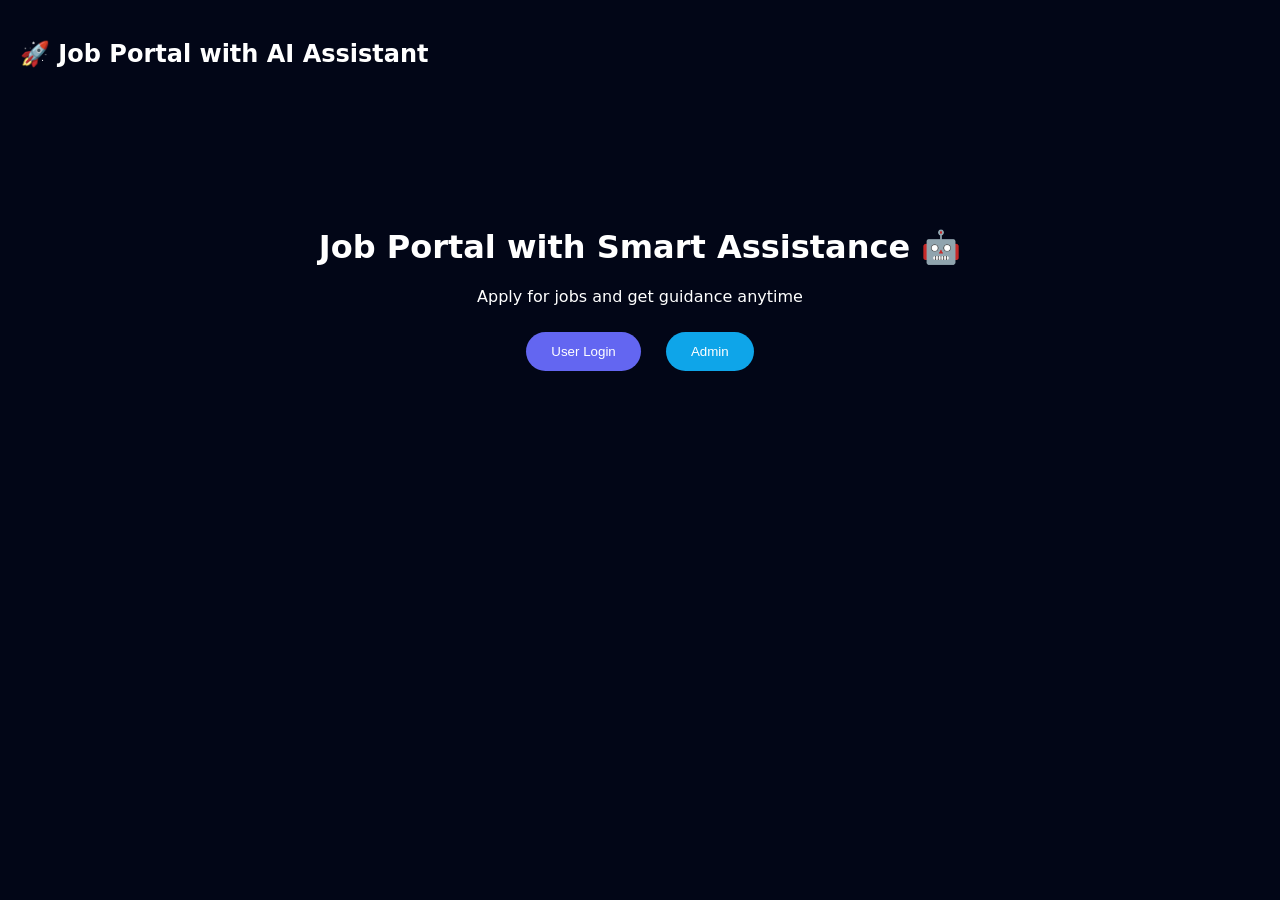
<file: src/main/resources/static/index.html>
<!DOCTYPE html>
<html>
<head>
	<meta charset="UTF-8">
<meta name="viewport" content="width=device-width, initial-scale=1.0">
<title>Job Portal with AI Assistant</title>

<style>
* {
  box-sizing:border-box;
}

body {
  margin:0;
  font-family: system-ui, -apple-system, "Segoe UI", "Noto Color Emoji", sans-serif;
  background:#020617;
  color:white;
}

.navbar {
  display:flex;
  justify-content:space-between;
  padding:20px;
  background:#020617;
  flex-wrap:wrap;
}

.container {
  text-align:center;
  margin-top:120px;
  padding:0 20px;
}

.container h1 {
  font-size:2rem;
}

button {
  padding:12px 25px;
  margin:10px;
  border-radius:20px;
  border:none;
  cursor:pointer;
}

.user { background:#6366f1; color:white; }
.admin { background:#0ea5e9; color:white; }

@media (max-width: 600px) {
  .container {
    margin-top:80px;
  }
  .container h1 {
    font-size:1.5rem;
  }
  .navbar h2 {
    font-size:1.2rem;
  }
  button {
    width:80%;
    max-width:280px;
    display:block;
    margin:10px auto;
  }
}
</style>

</head>

<body>

<div class="navbar">	
  <h2>🚀 Job Portal with AI Assistant</h2>
</div>

<div class="container">
  <h1>Job Portal with Smart Assistance 🤖</h1>
<p>Apply for jobs and get guidance anytime</p>

  <button class="user" onclick="location.href='userLogin.html'">User Login</button>
  <button class="admin" onclick="location.href='adminLogin.html'">Admin</button>
</div>

</body>
</html>
</file>
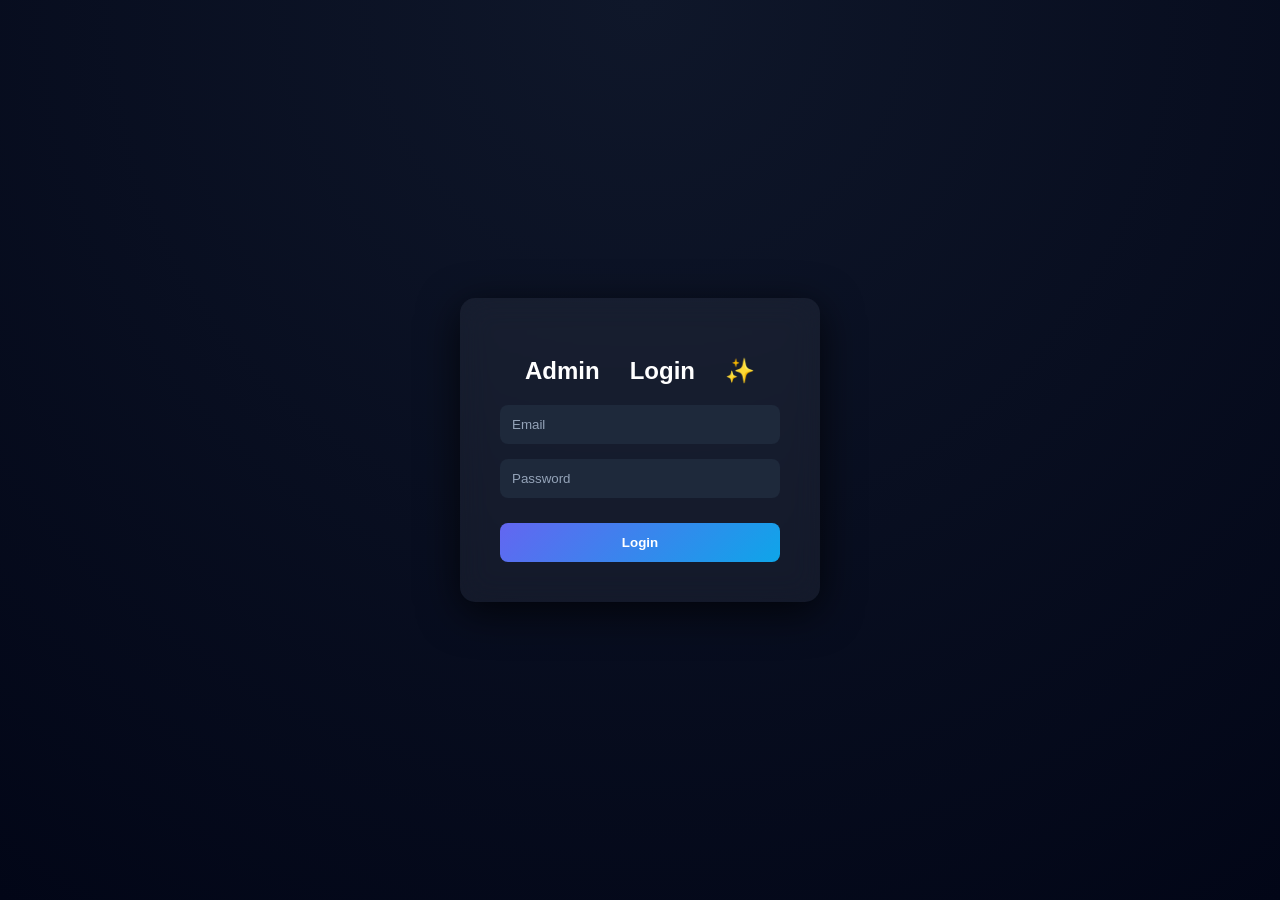
<file: src/main/resources/static/adminLogin.html>
<!DOCTYPE html>
<html>

<head>
	<meta charset="UTF-8">
	<title>Admin Login</title>
	<meta name="viewport" content="width=device-width, initial-scale=1.0">
	<style>
		body {
			margin: 0;
			font-family: 'Segoe UI', 'Noto Color Emoji', sans-serif;
			background: radial-gradient(circle at top, #0f172a, #020617);
			height: 100vh;
			display: flex;
			justify-content: center;
			align-items: center;
			color: white;
		}

		* {
			box-sizing: border-box;
		}

		/* GLASS CARD */
		.box {
			width: 360px;
			max-width: 90vw;
			padding: 40px;
			border-radius: 15px;
			backdrop-filter: blur(15px);
			background: rgba(255, 255, 255, 0.05);
			box-shadow: 0 10px 40px rgba(0, 0, 0, 0.7);
			text-align: center;
		}

		@media (max-width: 480px) {
			.box {
				width: 100%;
				padding: 28px 22px;
			}
		}

		/* TITLE */
		h2 {
			margin-bottom: 20px;
			font-weight: 600;
		}

		/* INPUT GROUP */
		.input-group {
			margin: 15px 0;
		}

		/* INPUT */
		input {
			width: 100%;
			padding: 12px;
			border-radius: 8px;
			border: none;
			outline: none;
			background: #1e293b;
			color: white;
		}

		input::placeholder {
			color: #94a3b8;
		}

		/* BUTTON */
		button {
			width: 100%;
			padding: 12px;
			margin-top: 10px;
			border: none;
			border-radius: 8px;
			background: linear-gradient(135deg, #6366f1, #0ea5e9);
			color: white;
			font-weight: bold;
			cursor: pointer;
			transition: 0.3s;
		}

		button:hover {
			transform: scale(1.05);
		}

		/* LINKS */
		.extra {
			margin-top: 15px;
			font-size: 14px;
		}

		.extra a {
			color: #38bdf8;
			text-decoration: none;
		}

		.extra a:hover {
			text-decoration: underline;
		}
	</style>
</head>

<body>
	<div class="box">

		<h2>Admin Login ✨</h2>

		<div class="input-group">
			<input id="email" placeholder="Email">
		</div>

		<div class="input-group">
			<input id="password" type="password" placeholder="Password">
		</div>

		<button onclick="login()">Login</button>
	</div>

	<script>
		function login() {

			let e = email.value;
			let p = password.value;

			fetch("/users/adminLogin", {
				method: "POST",
				headers: {
					"Content-Type": "application/json"
				},
				body: JSON.stringify({
					email: e,
					password: p
				})
			})
				.then(res => res.text())
				.then(msg => {
					alert(msg);


					if (msg==="Login Successful!") {
						localStorage.setItem("admin","true");
						window.location = "admin.html";
					}
				});
		}
	</script>

</body>

</html>
</file>
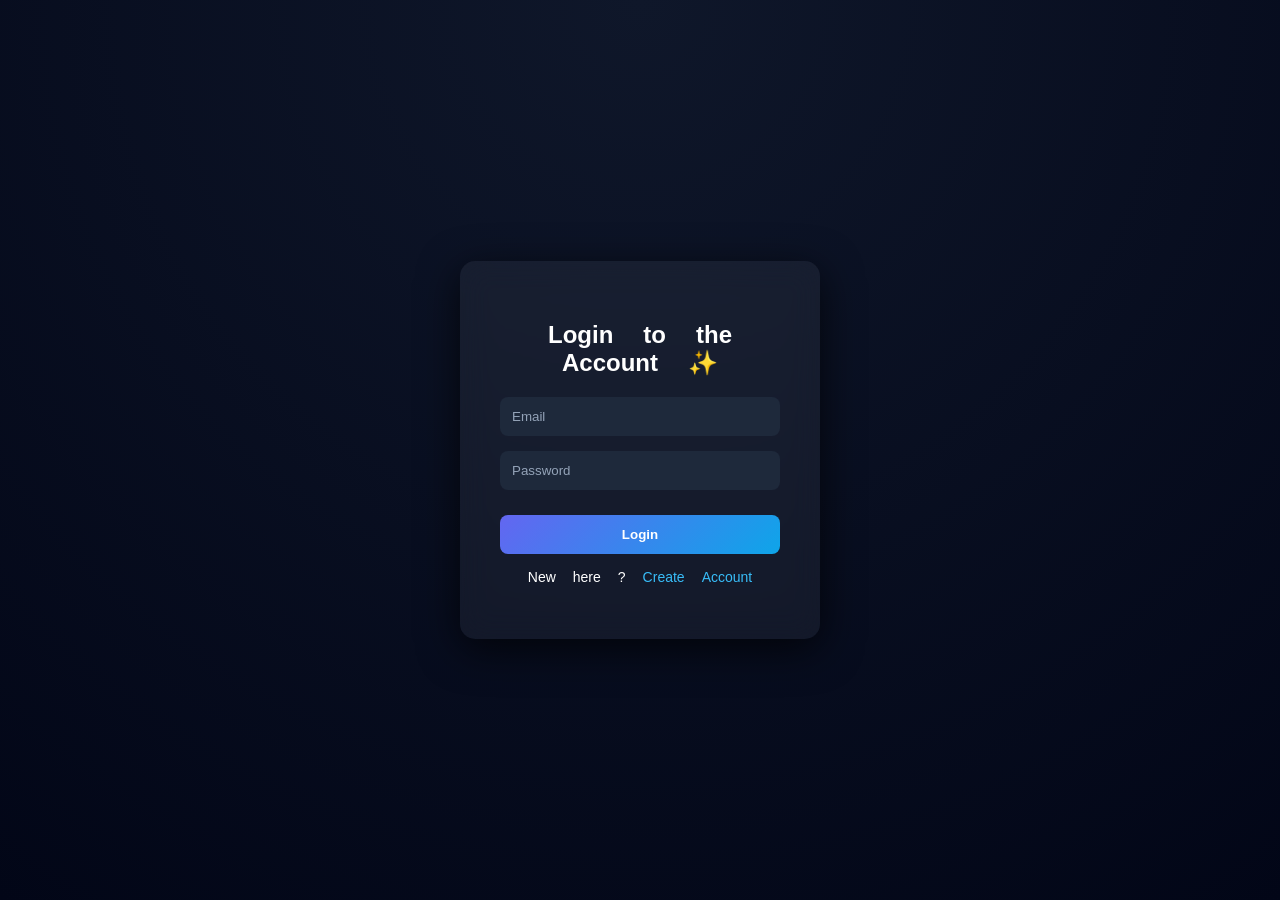
<file: src/main/resources/static/userLogin.html>
<!DOCTYPE html>
<html>

<head>
	<meta charset="UTF-8">
	<title>User Login</title>
	<meta name="viewport" content="width=device-width, initial-scale=1.0">
	<style>
		body {
			margin: 0;
			font-family: 'Segoe UI', 'Noto Color Emoji', sans-serif;
			background: radial-gradient(circle at top, #0f172a, #020617);
			height: 100vh;
			display: flex;
			justify-content: center;
			align-items: center;
			color: white;
		}

		* {
			box-sizing: border-box;
		}

		/* GLASS CARD */
		.box {
			width: 360px;
			max-width: 90vw;
			padding: 40px;
			border-radius: 15px;
			backdrop-filter: blur(15px);
			background: rgba(255, 255, 255, 0.05);
			box-shadow: 0 10px 40px rgba(0, 0, 0, 0.7);
			text-align: center;
		}

		@media (max-width: 480px) {
			.box {
				width: 100%;
				padding: 28px 22px;
			}
		}

		/* TITLE */
		h2 {
			margin-bottom: 20px;
			font-weight: 600;
		}

		/* INPUT GROUP */
		.input-group {
			margin: 15px 0;
		}

		/* INPUT */
		input {
			width: 100%;
			padding: 12px;
			border-radius: 8px;
			border: none;
			outline: none;
			background: #1e293b;
			color: white;
		}

		input::placeholder {
			color: #94a3b8;
		}

		/* BUTTON */
		button {
			width: 100%;
			padding: 12px;
			margin-top: 10px;
			border: none;
			border-radius: 8px;
			background: linear-gradient(135deg, #6366f1, #0ea5e9);
			color: white;
			font-weight: bold;
			cursor: pointer;
			transition: 0.3s;
		}

		button:hover {
			transform: scale(1.05);
		}

		/* LINKS */
		.extra {
			margin-top: 15px;
			font-size: 14px;
		}

		.extra a {
			color: #38bdf8;
			text-decoration: none;
		}

		.extra a:hover {
			text-decoration: underline;
		}
	</style>
</head>

<body>
	<div class="box">

		<h2>Login to the Account ✨</h2>

		<div class="input-group">
			<input id="email" placeholder="Email">
		</div>

		<div class="input-group">
			<input id="password" type="password" placeholder="Password">
		</div>

		<button onclick="login()">Login</button>

		<div class="extra">
			<p>New here ? <a href="userRegister.html">Create Account</a></p>
		</div>

	</div>

	<script>
		function login() {

			let e = email.value;
			let p = password.value;

			fetch("/users/login", {
				method: "POST",
				headers: {
					"Content-Type": "application/json"
				},
				body: JSON.stringify({
					email: e,
					password: p
				})
			})
				.then(res => res.json())
				.then(data => {
					alert(data.message);

					if (data.message === "Login Successful!") {
						localStorage.setItem("userId", data.id);
						localStorage.setItem("userName", data.name);
						localStorage.setItem("userEmail", data.email);
						window.location = "dashboard.html";
					}
				});
		}
	</script>

</body>

</html>
</file>
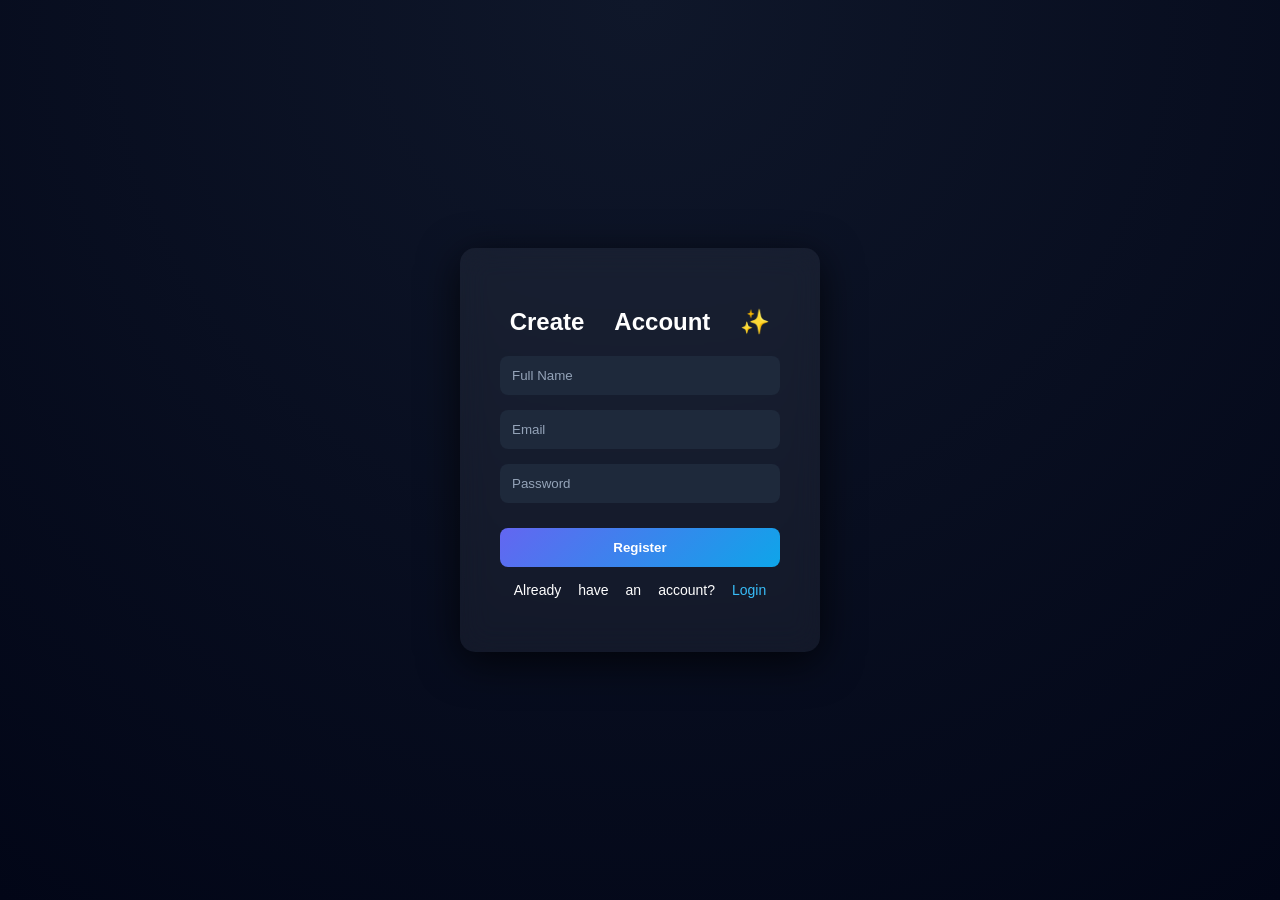
<file: src/main/resources/static/userRegister.html>
<!DOCTYPE html>
<html>

<head>
	<meta charset="UTF-8">
	<title>User Register</title>
	<meta name="viewport" content="width=device-width, initial-scale=1.0">

	<style>
		body {
			margin: 0;
			font-family: 'Segoe UI', 'Noto Color Emoji', sans-serif;
			background: radial-gradient(circle at top, #0f172a, #020617);
			height: 100vh;
			display: flex;
			justify-content: center;
			align-items: center;
			color: white;
		}

		* {
			box-sizing: border-box;
		}

		/* GLASS CARD */
		.box {
			width: 360px;
			max-width: 90vw;
			padding: 40px;
			border-radius: 15px;
			backdrop-filter: blur(15px);
			background: rgba(255, 255, 255, 0.05);
			box-shadow: 0 10px 40px rgba(0, 0, 0, 0.7);
			text-align: center;
		}

		@media (max-width: 480px) {
			.box {
				width: 100%;
				padding: 28px 22px;
			}
		}

		/* TITLE */
		h2 {
			margin-bottom: 20px;
			font-weight: 600;
		}

		/* INPUT GROUP */
		.input-group {
			margin: 15px 0;
		}

		/* INPUT */
		input {
			width: 100%;
			padding: 12px;
			border-radius: 8px;
			border: none;
			outline: none;
			background: #1e293b;
			color: white;
		}

		input::placeholder {
			color: #94a3b8;
		}

		/* BUTTON */
		button {
			width: 100%;
			padding: 12px;
			margin-top: 10px;
			border: none;
			border-radius: 8px;
			background: linear-gradient(135deg, #6366f1, #0ea5e9);
			color: white;
			font-weight: bold;
			cursor: pointer;
			transition: 0.3s;
		}

		button:hover {
			transform: scale(1.05);
		}

		/* LINKS */
		.extra {
			margin-top: 15px;
			font-size: 14px;
		}

		.extra a {
			color: #38bdf8;
			text-decoration: none;
		}

		.extra a:hover {
			text-decoration: underline;
		}
	</style>
</head>

<body>

	<div class="box">

		<h2>Create Account ✨</h2>

		<div class="input-group">
			<input id="name" placeholder="Full Name">
		</div>

		<div class="input-group">
			<input id="email" placeholder="Email">
		</div>

		<div class="input-group">
			<input id="password" type="password" placeholder="Password">
		</div>

		<button onclick="register()">Register</button>

		<div class="extra">
			<p>Already have an account? <a href="userLogin.html">Login</a></p>
		</div>

	</div>

	<script>
		function register() {

			let n = document.getElementById("name").value;
			let e = document.getElementById("email").value;
			let p = document.getElementById("password").value;

			console.log("Sending Name:", n);

			fetch("/users/addUsers", {
				method: "POST",
				headers: {
					"Content-Type": "application/json"
				},
				body: JSON.stringify({
					name: n,
					email: e,
					password: p
				})
			})
				.then(res => res.text())
				.then(msg => alert(msg));


		}
	</script>

</body>

</html>
</file>
